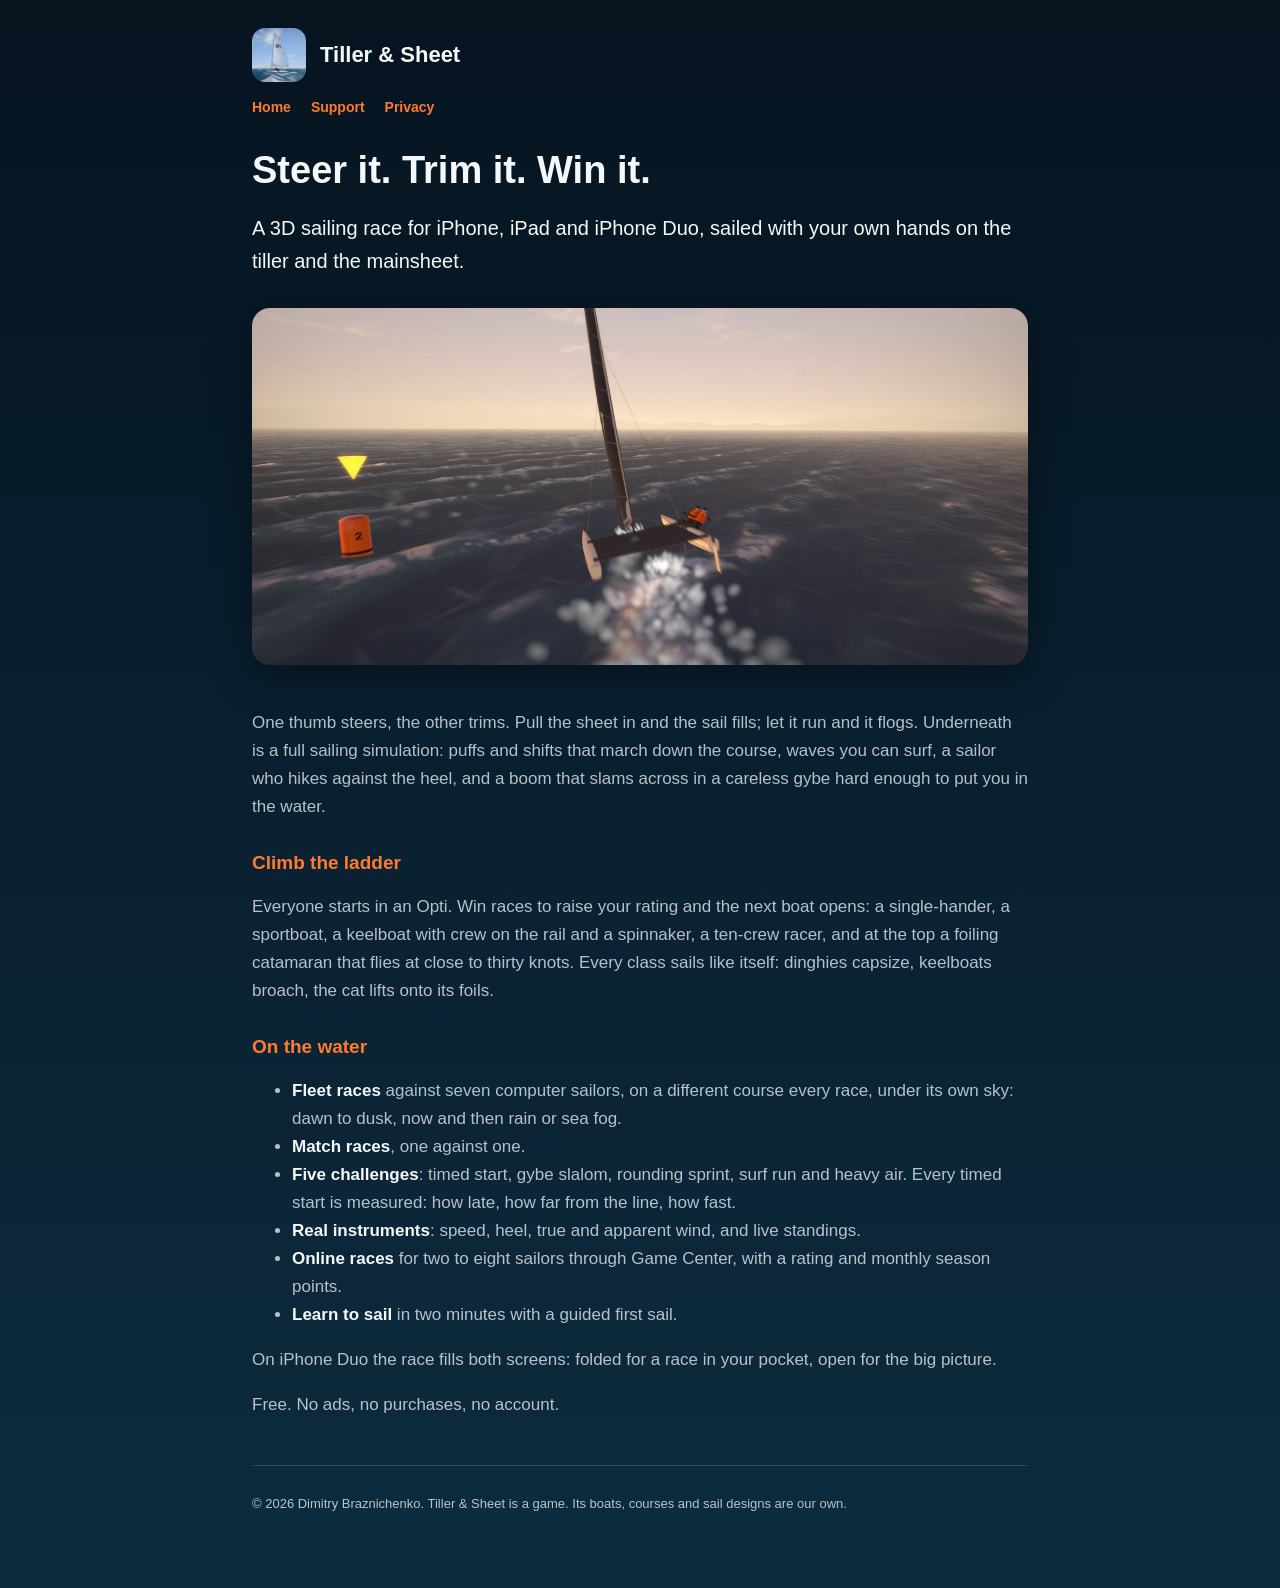
<file: index.html>
<!doctype html>
<html lang="en">
<head>
  <meta charset="utf-8" />
  <meta name="viewport" content="width=device-width, initial-scale=1" />
  <title>Tiller &amp; Sheet: dinghy racing by hand</title>
  <link rel="stylesheet" href="styles.css" />
  <link rel="icon" href="icon.png" />
</head>
<body>
  <main>
    <header class="app"><img src="icon.png" alt="" /><a href="index.html">Tiller &amp; Sheet</a></header>
    <nav><a href="index.html">Home</a><a href="support.html">Support</a><a href="privacy-policy.html">Privacy</a></nav>
    <h1>Steer it. Trim it. Win it.</h1>
    <p class="lede">A 3D sailing race for iPhone, iPad and iPhone Duo, sailed with your own hands on the tiller and the mainsheet.</p>
    <div class="hero"><img src="hero.jpg" alt="The foiling catamaran flying downwind at golden hour, spray off the foils" /></div>
    <p>One thumb steers, the other trims. Pull the sheet in and the sail fills; let it run and it flogs. Underneath is a full sailing simulation: puffs and shifts that march down the course, waves you can surf, a sailor who hikes against the heel, and a boom that slams across in a careless gybe hard enough to put you in the water.</p>
    <h2>Climb the ladder</h2>
    <p>Everyone starts in an Opti. Win races to raise your rating and the next boat opens: a single-hander, a sportboat, a keelboat with crew on the rail and a spinnaker, a ten-crew racer, and at the top a foiling catamaran that flies at close to thirty knots. Every class sails like itself: dinghies capsize, keelboats broach, the cat lifts onto its foils.</p>
    <h2>On the water</h2>
    <ul>
      <li><strong>Fleet races</strong> against seven computer sailors, on a different course every race, under its own sky: dawn to dusk, now and then rain or sea fog.</li>
      <li><strong>Match races</strong>, one against one.</li>
      <li><strong>Five challenges</strong>: timed start, gybe slalom, rounding sprint, surf run and heavy air. Every timed start is measured: how late, how far from the line, how fast.</li>
      <li><strong>Real instruments</strong>: speed, heel, true and apparent wind, and live standings.</li>
      <li><strong>Online races</strong> for two to eight sailors through Game Center, with a rating and monthly season points.</li>
      <li><strong>Learn to sail</strong> in two minutes with a guided first sail.</li>
    </ul>
    <p>On iPhone Duo the race fills both screens: folded for a race in your pocket, open for the big picture.</p>
    <p>Free. No ads, no purchases, no account.</p>
    <footer>
      <p>&copy; 2026 Dimitry Braznichenko. Tiller &amp; Sheet is a game. Its boats, courses and sail designs are our own.</p>
    </footer>
  </main>
</body>
</html>
</file>
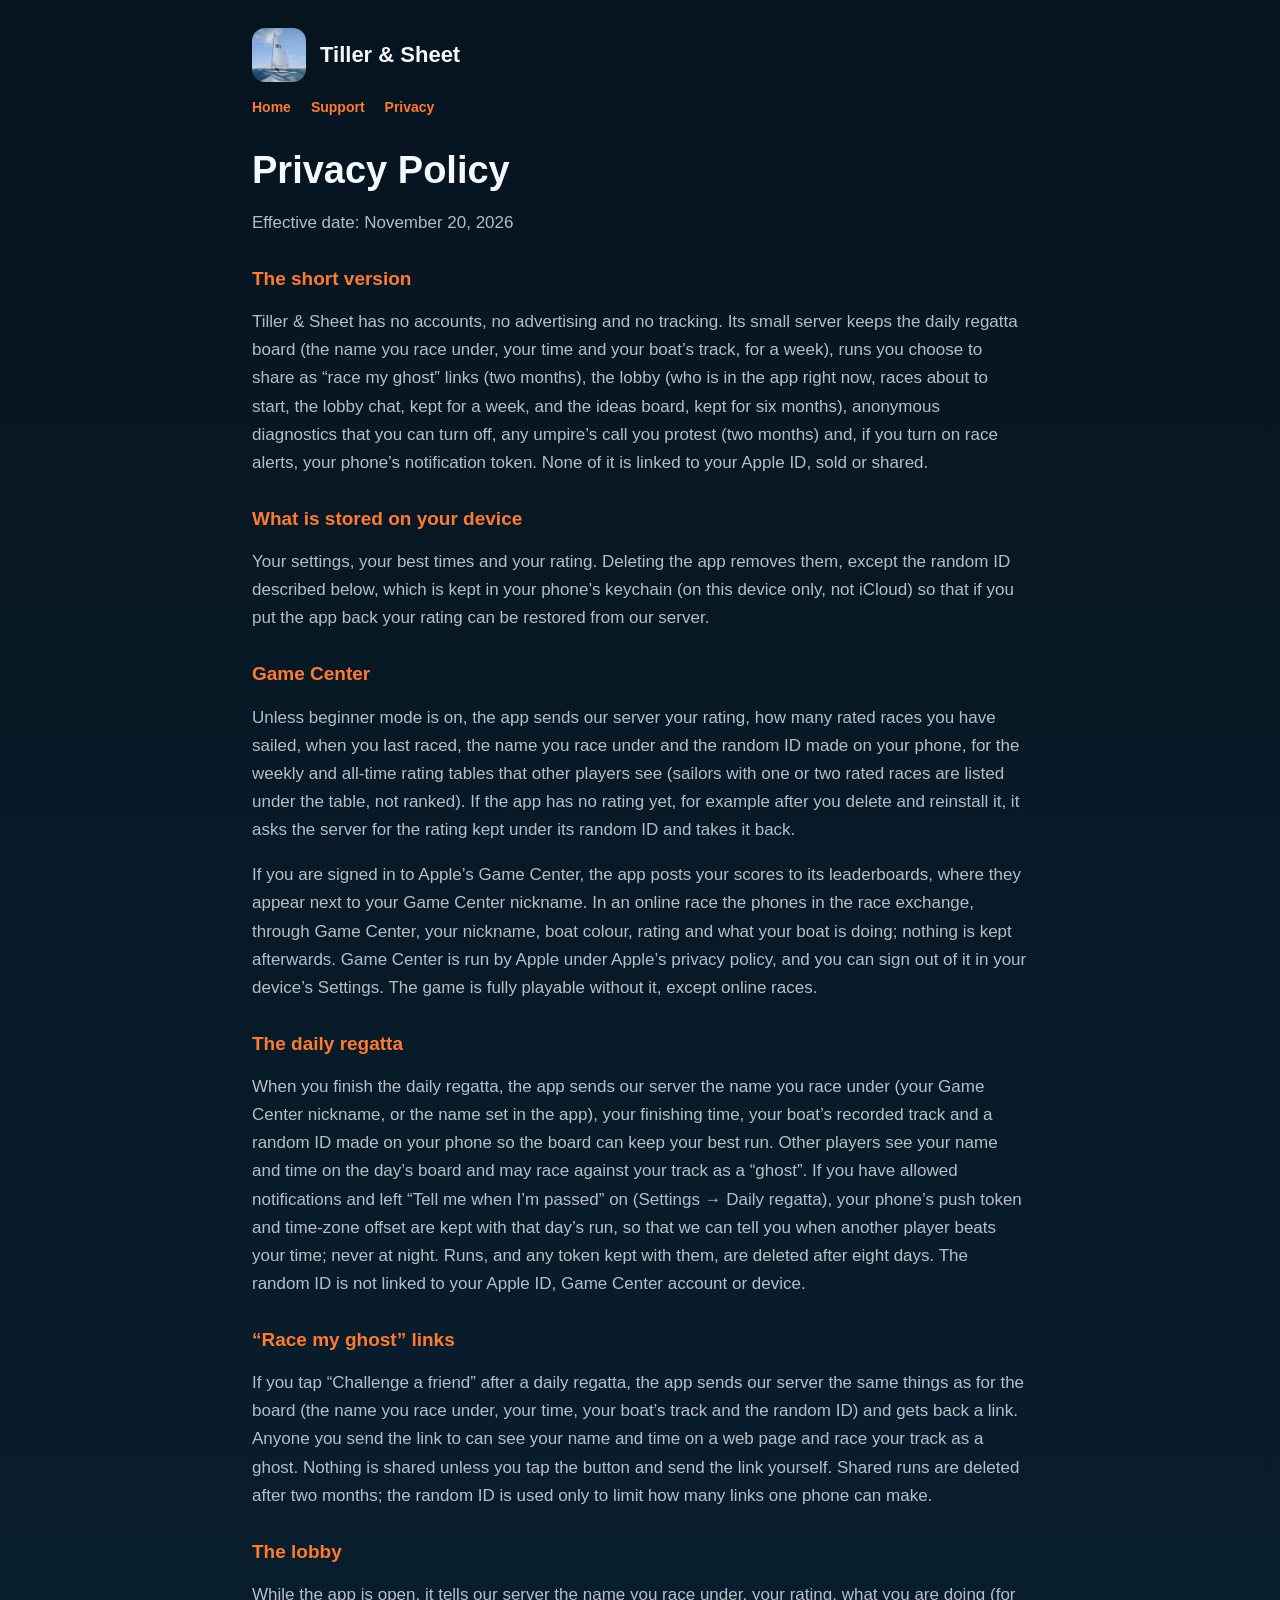
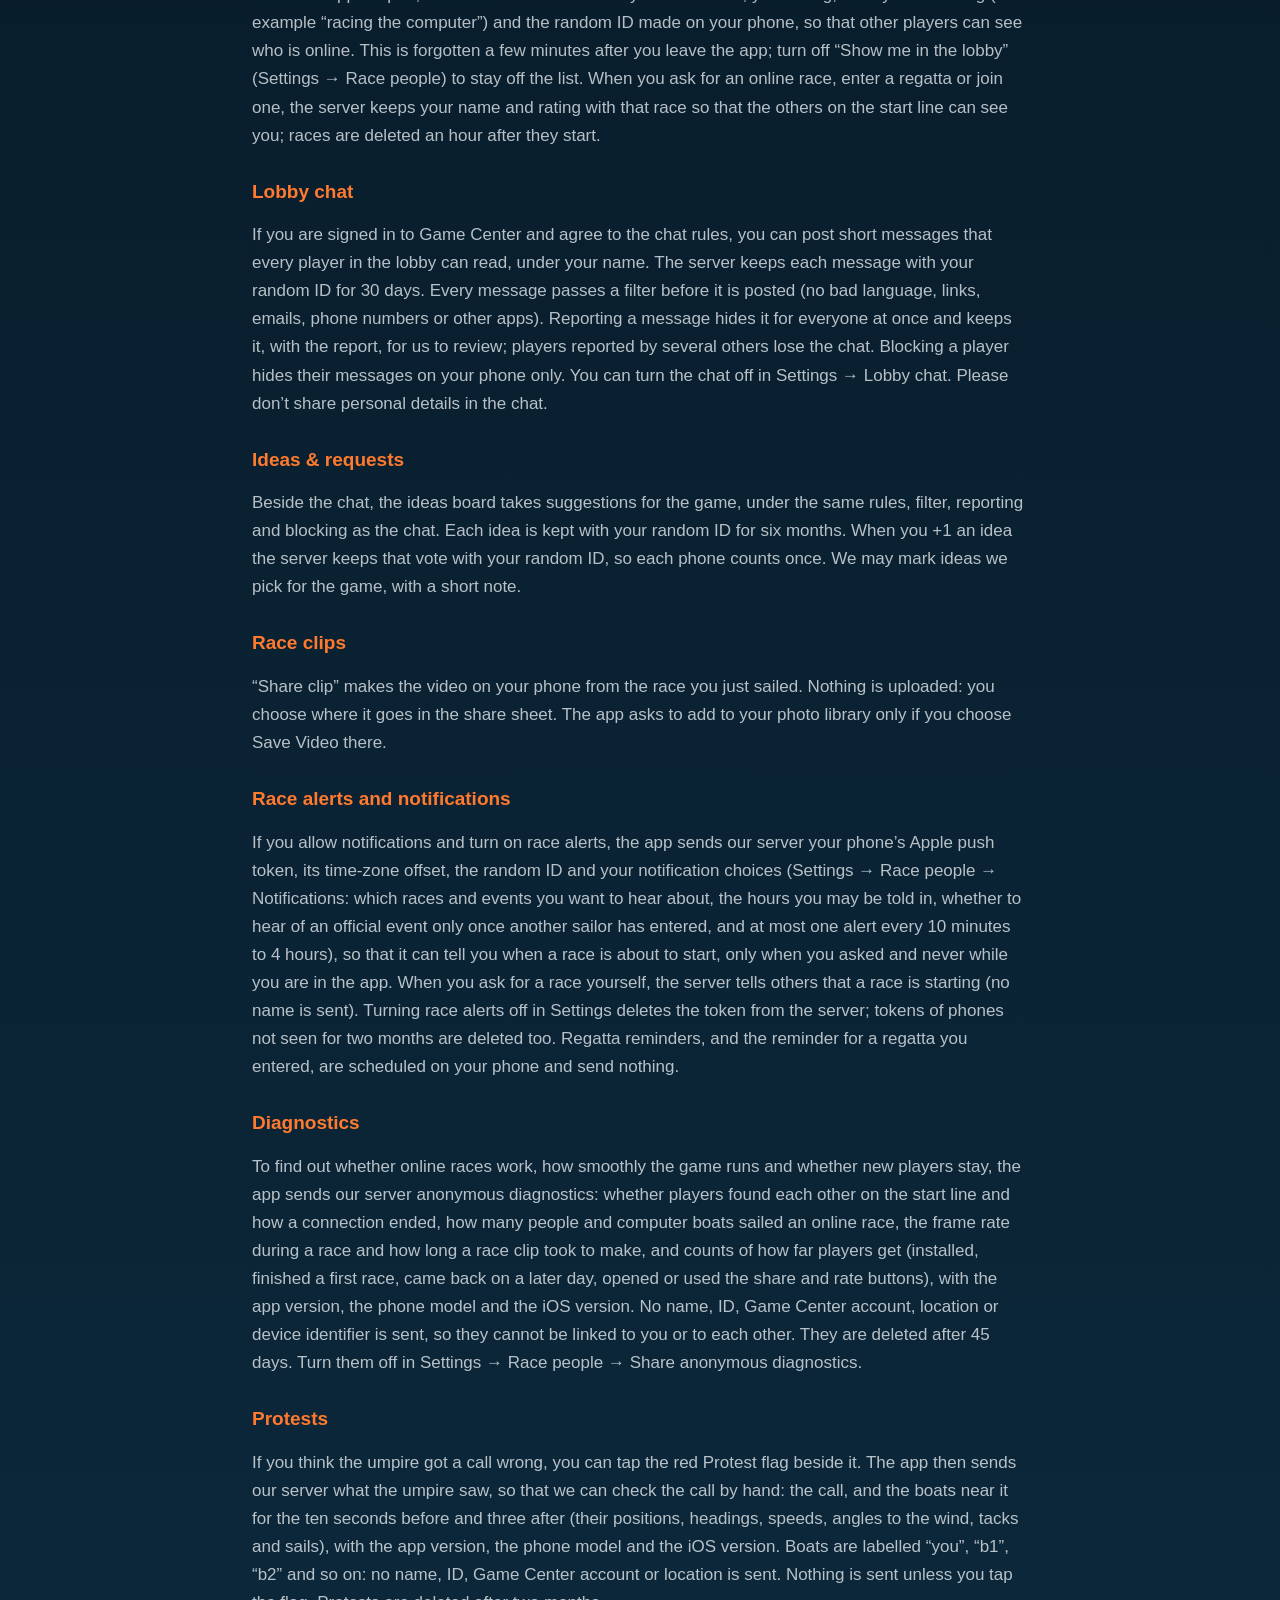
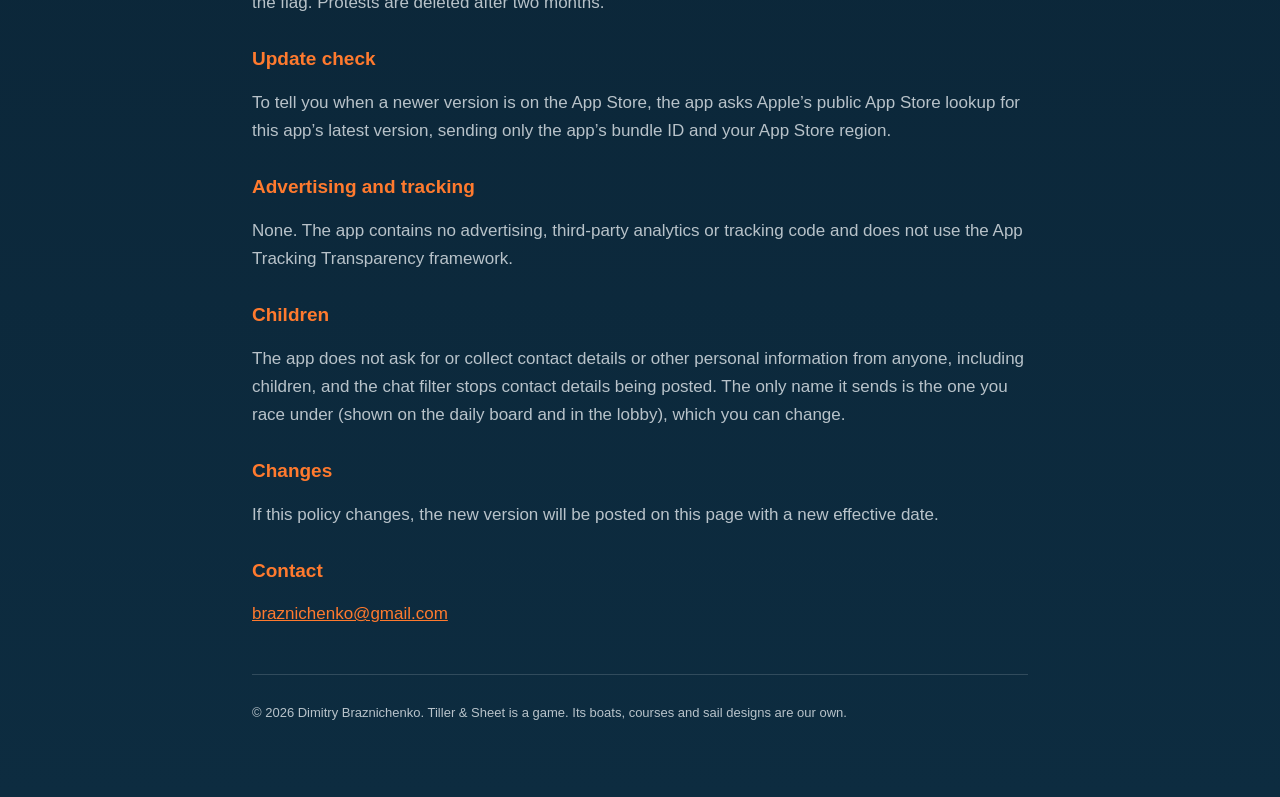
<file: privacy-policy.html>
<!doctype html>
<html lang="en">
<head>
  <meta charset="utf-8" />
  <meta name="viewport" content="width=device-width, initial-scale=1" />
  <title>Tiller \&amp; Sheet Privacy Policy</title>
  <link rel="stylesheet" href="styles.css" />
  <link rel="icon" href="icon.png" />
</head>
<body>
  <main>
    <header class="app"><img src="icon.png" alt="" /><a href="index.html">Tiller &amp; Sheet</a></header>
    <nav><a href="index.html">Home</a><a href="support.html">Support</a><a href="privacy-policy.html">Privacy</a></nav>
    <h1>Privacy Policy</h1>
    <p>Effective date: November 20, 2026</p>
    <h2>The short version</h2>
    <p>Tiller &amp; Sheet has no accounts, no advertising and no tracking. Its small server keeps the daily regatta board (the name you race under, your time and your boat&rsquo;s track, for a week), runs you choose to share as &ldquo;race my ghost&rdquo; links (two months), the lobby (who is in the app right now, races about to start, the lobby chat, kept for a week, and the ideas board, kept for six months), anonymous diagnostics that you can turn off, any umpire&rsquo;s call you protest (two months) and, if you turn on race alerts, your phone&rsquo;s notification token. None of it is linked to your Apple ID, sold or shared.</p>
    <h2>What is stored on your device</h2>
    <p>Your settings, your best times and your rating. Deleting the app removes them, except the random ID described below, which is kept in your phone&rsquo;s keychain (on this device only, not iCloud) so that if you put the app back your rating can be restored from our server.</p>
    <h2>Game Center</h2>
    <p>Unless beginner mode is on, the app sends our server your rating, how many rated races you have sailed, when you last raced, the name you race under and the random ID made on your phone, for the weekly and all-time rating tables that other players see (sailors with one or two rated races are listed under the table, not ranked). If the app has no rating yet, for example after you delete and reinstall it, it asks the server for the rating kept under its random ID and takes it back.</p>

    <p>If you are signed in to Apple&rsquo;s Game Center, the app posts your scores to its leaderboards, where they appear next to your Game Center nickname. In an online race the phones in the race exchange, through Game Center, your nickname, boat colour, rating and what your boat is doing; nothing is kept afterwards. Game Center is run by Apple under Apple&rsquo;s privacy policy, and you can sign out of it in your device&rsquo;s Settings. The game is fully playable without it, except online races.</p>
    <h2>The daily regatta</h2>
    <p>When you finish the daily regatta, the app sends our server the name you race under (your Game Center nickname, or the name set in the app), your finishing time, your boat&rsquo;s recorded track and a random ID made on your phone so the board can keep your best run. Other players see your name and time on the day&rsquo;s board and may race against your track as a &ldquo;ghost&rdquo;. If you have allowed notifications and left &ldquo;Tell me when I&rsquo;m passed&rdquo; on (Settings &rarr; Daily regatta), your phone&rsquo;s push token and time-zone offset are kept with that day&rsquo;s run, so that we can tell you when another player beats your time; never at night. Runs, and any token kept with them, are deleted after eight days. The random ID is not linked to your Apple ID, Game Center account or device.</p>
    <h2>&ldquo;Race my ghost&rdquo; links</h2>
    <p>If you tap &ldquo;Challenge a friend&rdquo; after a daily regatta, the app sends our server the same things as for the board (the name you race under, your time, your boat&rsquo;s track and the random ID) and gets back a link. Anyone you send the link to can see your name and time on a web page and race your track as a ghost. Nothing is shared unless you tap the button and send the link yourself. Shared runs are deleted after two months; the random ID is used only to limit how many links one phone can make.</p>
    <h2>The lobby</h2>
    <p>While the app is open, it tells our server the name you race under, your rating, what you are doing (for example &ldquo;racing the computer&rdquo;) and the random ID made on your phone, so that other players can see who is online. This is forgotten a few minutes after you leave the app; turn off &ldquo;Show me in the lobby&rdquo; (Settings &rarr; Race people) to stay off the list. When you ask for an online race, enter a regatta or join one, the server keeps your name and rating with that race so that the others on the start line can see you; races are deleted an hour after they start.</p>
    <h2>Lobby chat</h2>
    <p>If you are signed in to Game Center and agree to the chat rules, you can post short messages that every player in the lobby can read, under your name. The server keeps each message with your random ID for 30 days. Every message passes a filter before it is posted (no bad language, links, emails, phone numbers or other apps). Reporting a message hides it for everyone at once and keeps it, with the report, for us to review; players reported by several others lose the chat. Blocking a player hides their messages on your phone only. You can turn the chat off in Settings &rarr; Lobby chat. Please don&rsquo;t share personal details in the chat.</p>
    <h2>Ideas &amp; requests</h2>
    <p>Beside the chat, the ideas board takes suggestions for the game, under the same rules, filter, reporting and blocking as the chat. Each idea is kept with your random ID for six months. When you +1 an idea the server keeps that vote with your random ID, so each phone counts once. We may mark ideas we pick for the game, with a short note.</p>
    <h2>Race clips</h2>
    <p>&ldquo;Share clip&rdquo; makes the video on your phone from the race you just sailed. Nothing is uploaded: you choose where it goes in the share sheet. The app asks to add to your photo library only if you choose Save Video there.</p>
    <h2>Race alerts and notifications</h2>
    <p>If you allow notifications and turn on race alerts, the app sends our server your phone&rsquo;s Apple push token, its time-zone offset, the random ID and your notification choices (Settings &rarr; Race people &rarr; Notifications: which races and events you want to hear about, the hours you may be told in, whether to hear of an official event only once another sailor has entered, and at most one alert every 10 minutes to 4 hours), so that it can tell you when a race is about to start, only when you asked and never while you are in the app. When you ask for a race yourself, the server tells others that a race is starting (no name is sent). Turning race alerts off in Settings deletes the token from the server; tokens of phones not seen for two months are deleted too. Regatta reminders, and the reminder for a regatta you entered, are scheduled on your phone and send nothing.</p>
    <h2>Diagnostics</h2>
    <p>To find out whether online races work, how smoothly the game runs and whether new players stay, the app sends our server anonymous diagnostics: whether players found each other on the start line and how a connection ended, how many people and computer boats sailed an online race, the frame rate during a race and how long a race clip took to make, and counts of how far players get (installed, finished a first race, came back on a later day, opened or used the share and rate buttons), with the app version, the phone model and the iOS version. No name, ID, Game Center account, location or device identifier is sent, so they cannot be linked to you or to each other. They are deleted after 45 days. Turn them off in Settings &rarr; Race people &rarr; Share anonymous diagnostics.</p>
    <h2>Protests</h2>
    <p>If you think the umpire got a call wrong, you can tap the red Protest flag beside it. The app then sends our server what the umpire saw, so that we can check the call by hand: the call, and the boats near it for the ten seconds before and three after (their positions, headings, speeds, angles to the wind, tacks and sails), with the app version, the phone model and the iOS version. Boats are labelled &ldquo;you&rdquo;, &ldquo;b1&rdquo;, &ldquo;b2&rdquo; and so on: no name, ID, Game Center account or location is sent. Nothing is sent unless you tap the flag. Protests are deleted after two months.</p>
    <h2>Update check</h2>
    <p>To tell you when a newer version is on the App Store, the app asks Apple&rsquo;s public App Store lookup for this app&rsquo;s latest version, sending only the app&rsquo;s bundle ID and your App Store region.</p>
    <h2>Advertising and tracking</h2>
    <p>None. The app contains no advertising, third-party analytics or tracking code and does not use the App Tracking Transparency framework.</p>
    <h2>Children</h2>
    <p>The app does not ask for or collect contact details or other personal information from anyone, including children, and the chat filter stops contact details being posted. The only name it sends is the one you race under (shown on the daily board and in the lobby), which you can change.</p>
    <h2>Changes</h2>
    <p>If this policy changes, the new version will be posted on this page with a new effective date.</p>
    <h2>Contact</h2>
    <p><a href="mailto:braznichenko@gmail.com?subject=Tiller%20%26%20Sheet%20privacy">braznichenko@gmail.com</a></p>
    <footer>
      <p>&copy; 2026 Dimitry Braznichenko. Tiller &amp; Sheet is a game. Its boats, courses and sail designs are our own.</p>
    </footer>
  </main>
</body>
</html>
</file>
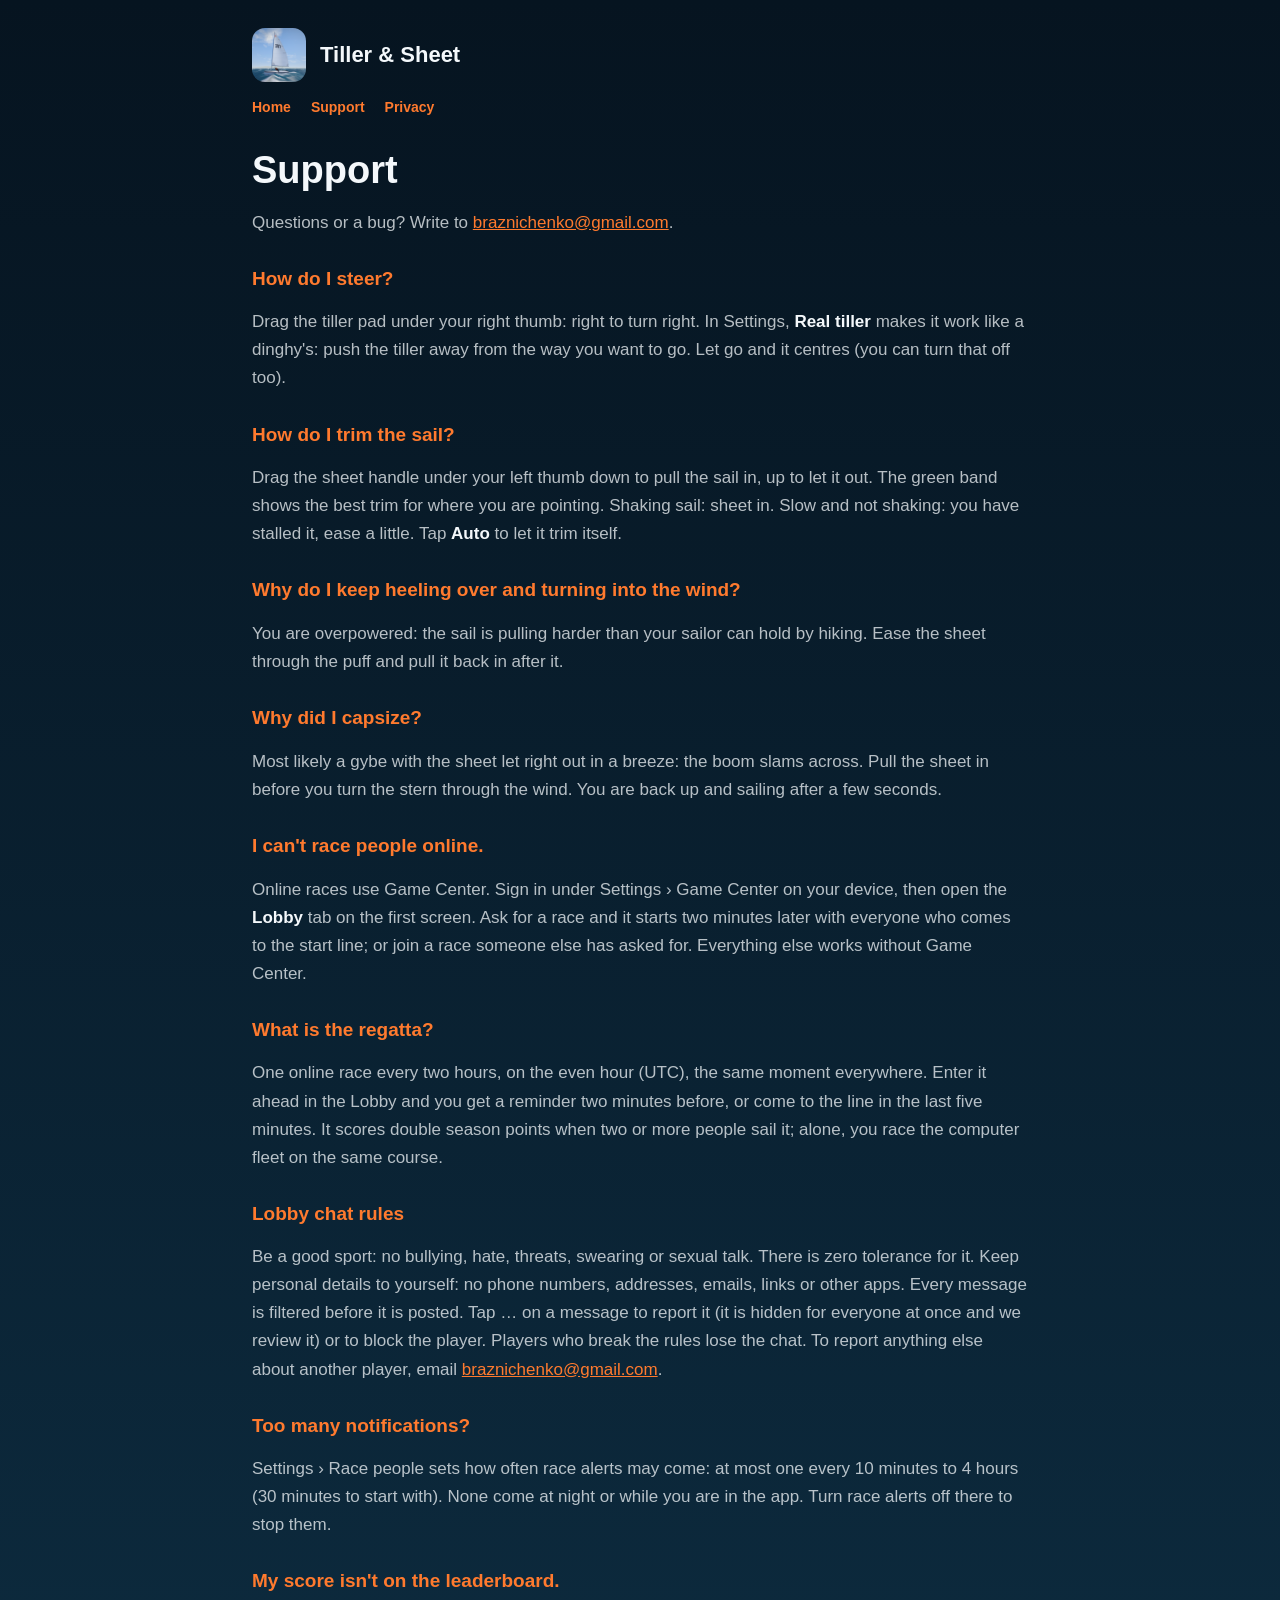
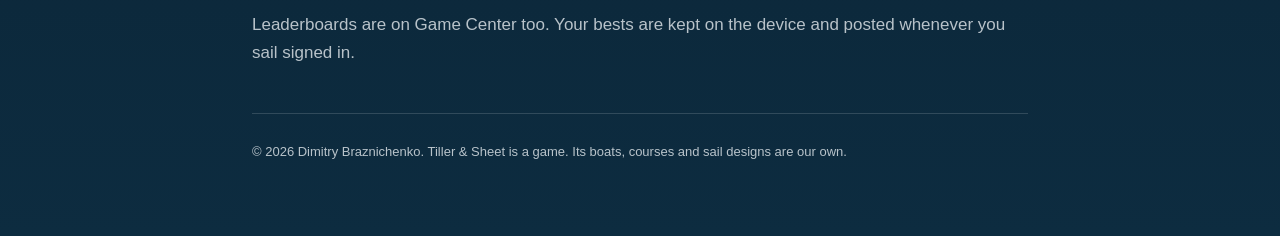
<file: support.html>
<!doctype html>
<html lang="en">
<head>
  <meta charset="utf-8" />
  <meta name="viewport" content="width=device-width, initial-scale=1" />
  <title>Tiller \&amp; Sheet Support</title>
  <link rel="stylesheet" href="styles.css" />
  <link rel="icon" href="icon.png" />
</head>
<body>
  <main>
    <header class="app"><img src="icon.png" alt="" /><a href="index.html">Tiller &amp; Sheet</a></header>
    <nav><a href="index.html">Home</a><a href="support.html">Support</a><a href="privacy-policy.html">Privacy</a></nav>
    <h1>Support</h1>
    <p>Questions or a bug? Write to <a href="mailto:braznichenko@gmail.com?subject=Tiller%20%26%20Sheet">braznichenko@gmail.com</a>.</p>
    <h2>How do I steer?</h2>
    <p>Drag the tiller pad under your right thumb: right to turn right. In Settings, <strong>Real tiller</strong> makes it work like a dinghy's: push the tiller away from the way you want to go. Let go and it centres (you can turn that off too).</p>
    <h2>How do I trim the sail?</h2>
    <p>Drag the sheet handle under your left thumb down to pull the sail in, up to let it out. The green band shows the best trim for where you are pointing. Shaking sail: sheet in. Slow and not shaking: you have stalled it, ease a little. Tap <strong>Auto</strong> to let it trim itself.</p>
    <h2>Why do I keep heeling over and turning into the wind?</h2>
    <p>You are overpowered: the sail is pulling harder than your sailor can hold by hiking. Ease the sheet through the puff and pull it back in after it.</p>
    <h2>Why did I capsize?</h2>
    <p>Most likely a gybe with the sheet let right out in a breeze: the boom slams across. Pull the sheet in before you turn the stern through the wind. You are back up and sailing after a few seconds.</p>
    <h2>I can't race people online.</h2>
    <p>Online races use Game Center. Sign in under Settings &rsaquo; Game Center on your device, then open the <strong>Lobby</strong> tab on the first screen. Ask for a race and it starts two minutes later with everyone who comes to the start line; or join a race someone else has asked for. Everything else works without Game Center.</p>
    <h2>What is the regatta?</h2>
    <p>One online race every two hours, on the even hour (UTC), the same moment everywhere. Enter it ahead in the Lobby and you get a reminder two minutes before, or come to the line in the last five minutes. It scores double season points when two or more people sail it; alone, you race the computer fleet on the same course.</p>
    <h2>Lobby chat rules</h2>
    <p>Be a good sport: no bullying, hate, threats, swearing or sexual talk. There is zero tolerance for it. Keep personal details to yourself: no phone numbers, addresses, emails, links or other apps. Every message is filtered before it is posted. Tap &hellip; on a message to report it (it is hidden for everyone at once and we review it) or to block the player. Players who break the rules lose the chat. To report anything else about another player, email <a href="mailto:braznichenko@gmail.com?subject=Tiller%20%26%20Sheet%20chat%20report">braznichenko@gmail.com</a>.</p>
    <h2>Too many notifications?</h2>
    <p>Settings &rsaquo; Race people sets how often race alerts may come: at most one every 10 minutes to 4 hours (30 minutes to start with). None come at night or while you are in the app. Turn race alerts off there to stop them.</p>
    <h2>My score isn't on the leaderboard.</h2>
    <p>Leaderboards are on Game Center too. Your bests are kept on the device and posted whenever you sail signed in.</p>
    <footer>
      <p>&copy; 2026 Dimitry Braznichenko. Tiller &amp; Sheet is a game. Its boats, courses and sail designs are our own.</p>
    </footer>
  </main>
</body>
</html>
</file>
<file: styles.css>
:root { --deep: #061420; --sea: #0d2c40; --white: #f4f8fb; --orange: #ff7a2e; --dim: rgba(244, 248, 251, 0.74); --fog: #8ea3b3; }
* { box-sizing: border-box; }
body { margin: 0; font: 17px/1.65 -apple-system, BlinkMacSystemFont, "Segoe UI", sans-serif; color: var(--white);
  background: linear-gradient(180deg, var(--deep), var(--sea)); min-height: 100vh; }
main { max-width: 820px; margin: 0 auto; padding: 28px 22px 60px; }
header.app { display: flex; align-items: center; gap: 14px; font: 800 22px/1 ui-rounded, -apple-system, sans-serif; }
header.app img { width: 54px; height: 54px; border-radius: 13px; }
a { color: var(--orange); }
header.app a { color: var(--white); text-decoration: none; }
nav { display: flex; gap: 20px; margin: 14px 0 30px; font-weight: 700; font-size: 14px; }
nav a { text-decoration: none; }
h1 { font: 800 38px/1.12 ui-rounded, -apple-system, sans-serif; margin: 0 0 12px; }
h2 { font: 800 19px/1.3 ui-rounded, -apple-system, sans-serif; margin: 30px 0 6px; color: var(--orange); }
.lede { font-size: 20px; color: var(--white); }
p, li { color: var(--dim); }
strong { color: var(--white); }
.hero img { width: 100%; border-radius: 18px; margin: 10px 0 18px; box-shadow: 0 12px 40px rgba(0, 0, 0, 0.35); }
footer { margin-top: 46px; font-size: 13px; border-top: 1px solid rgba(255, 255, 255, 0.15); padding-top: 14px; color: var(--fog); }
</file>
